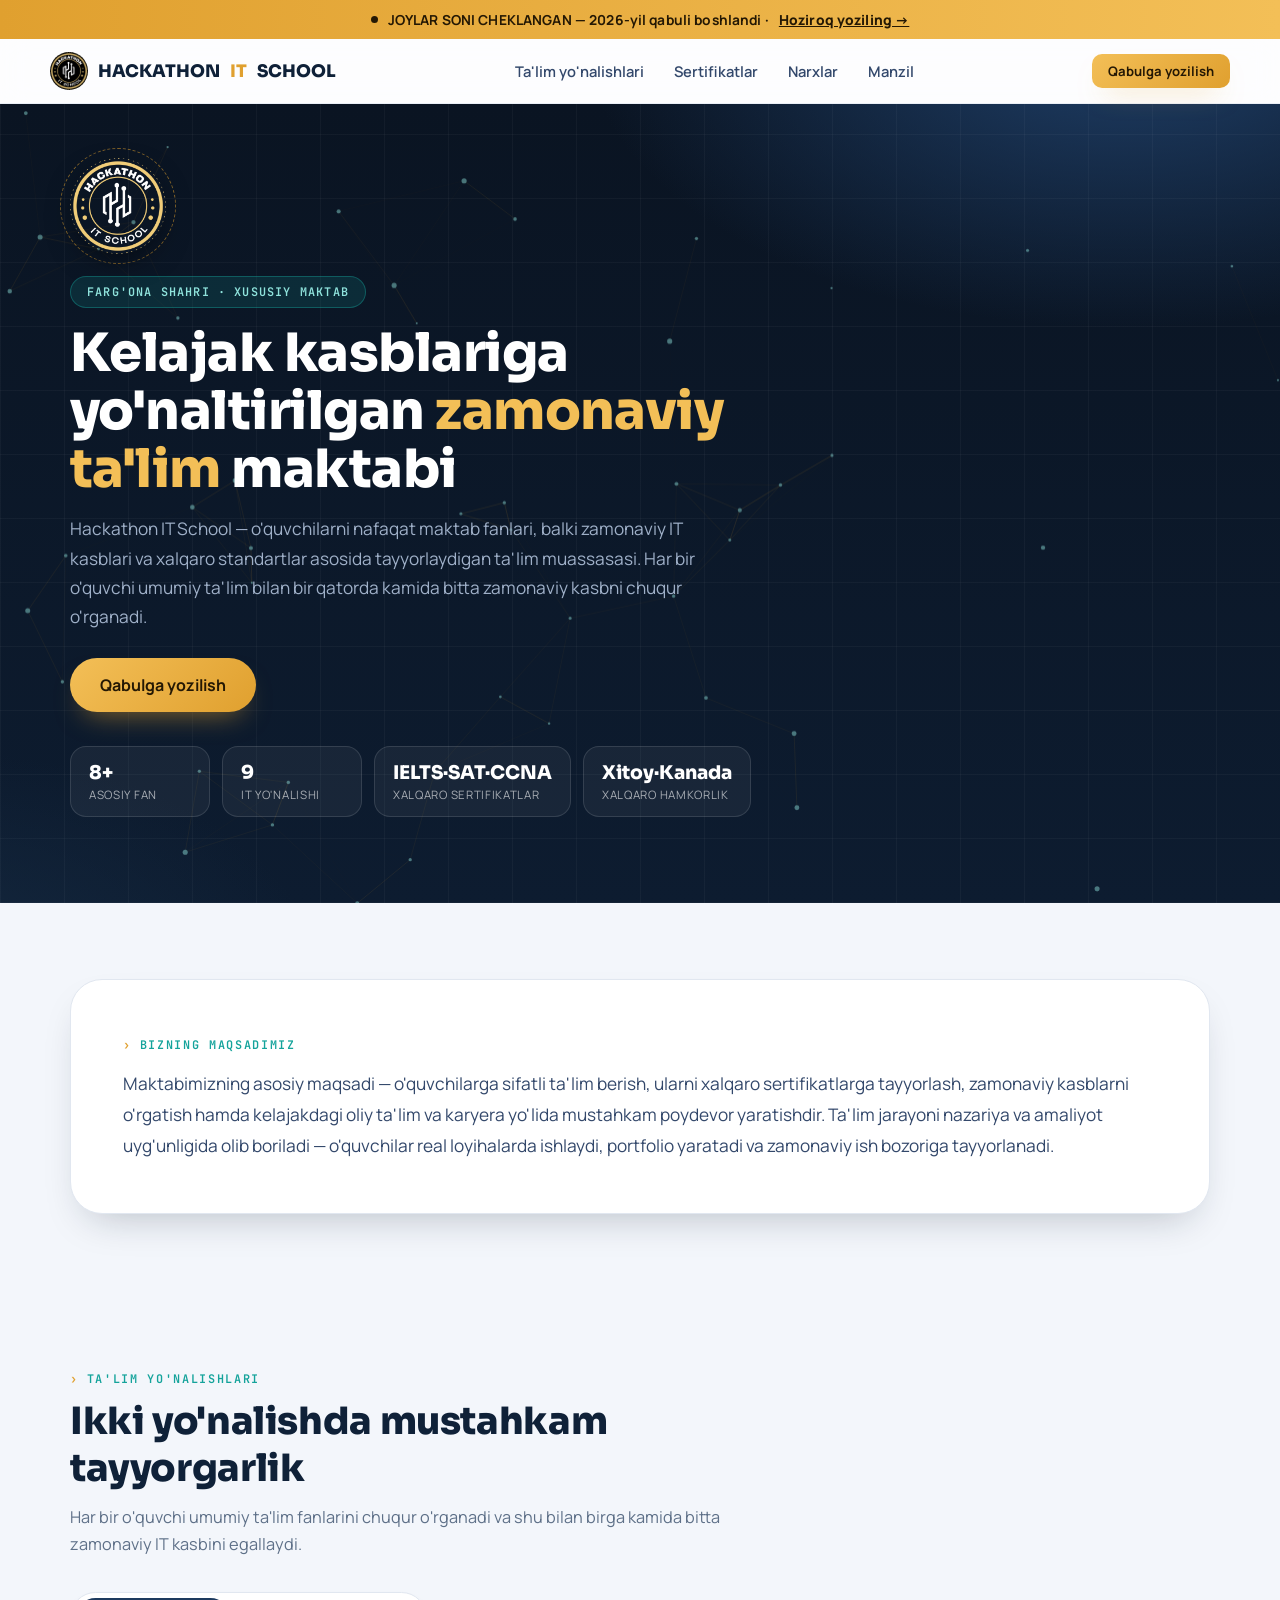
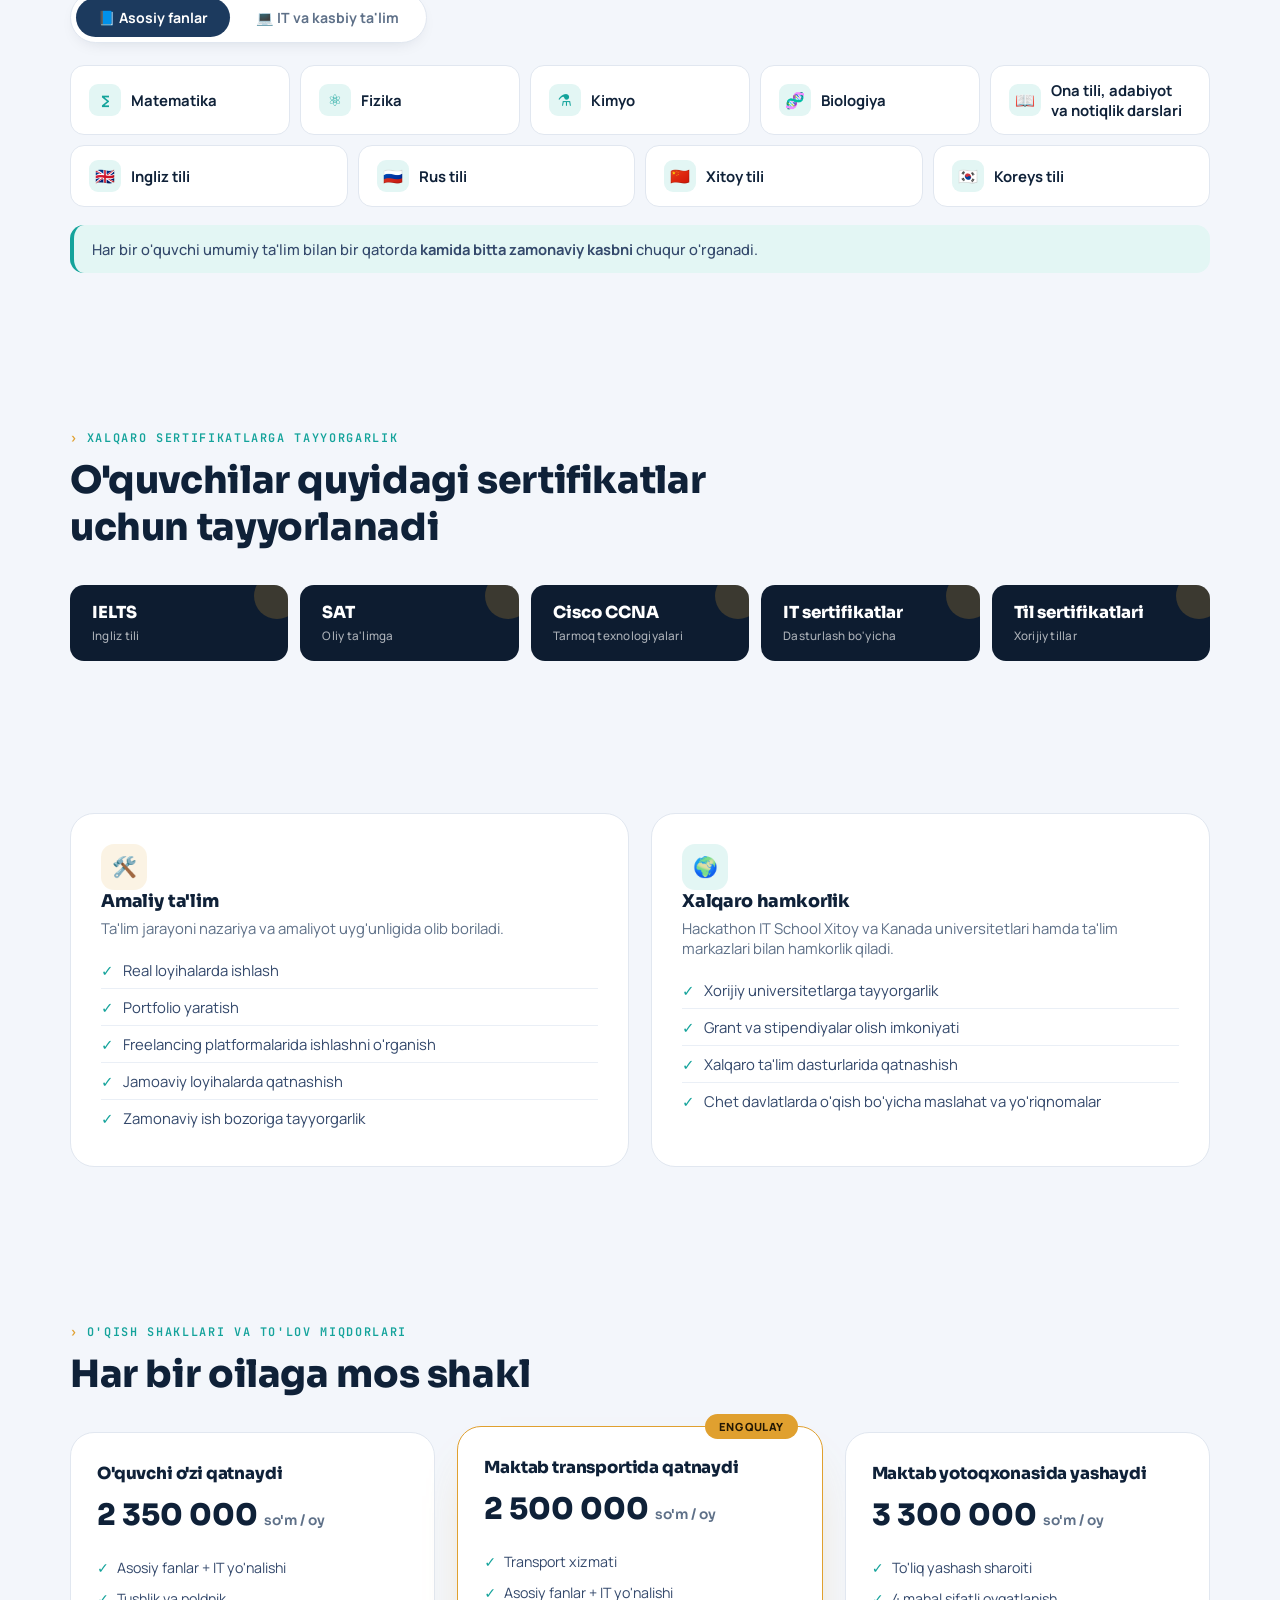
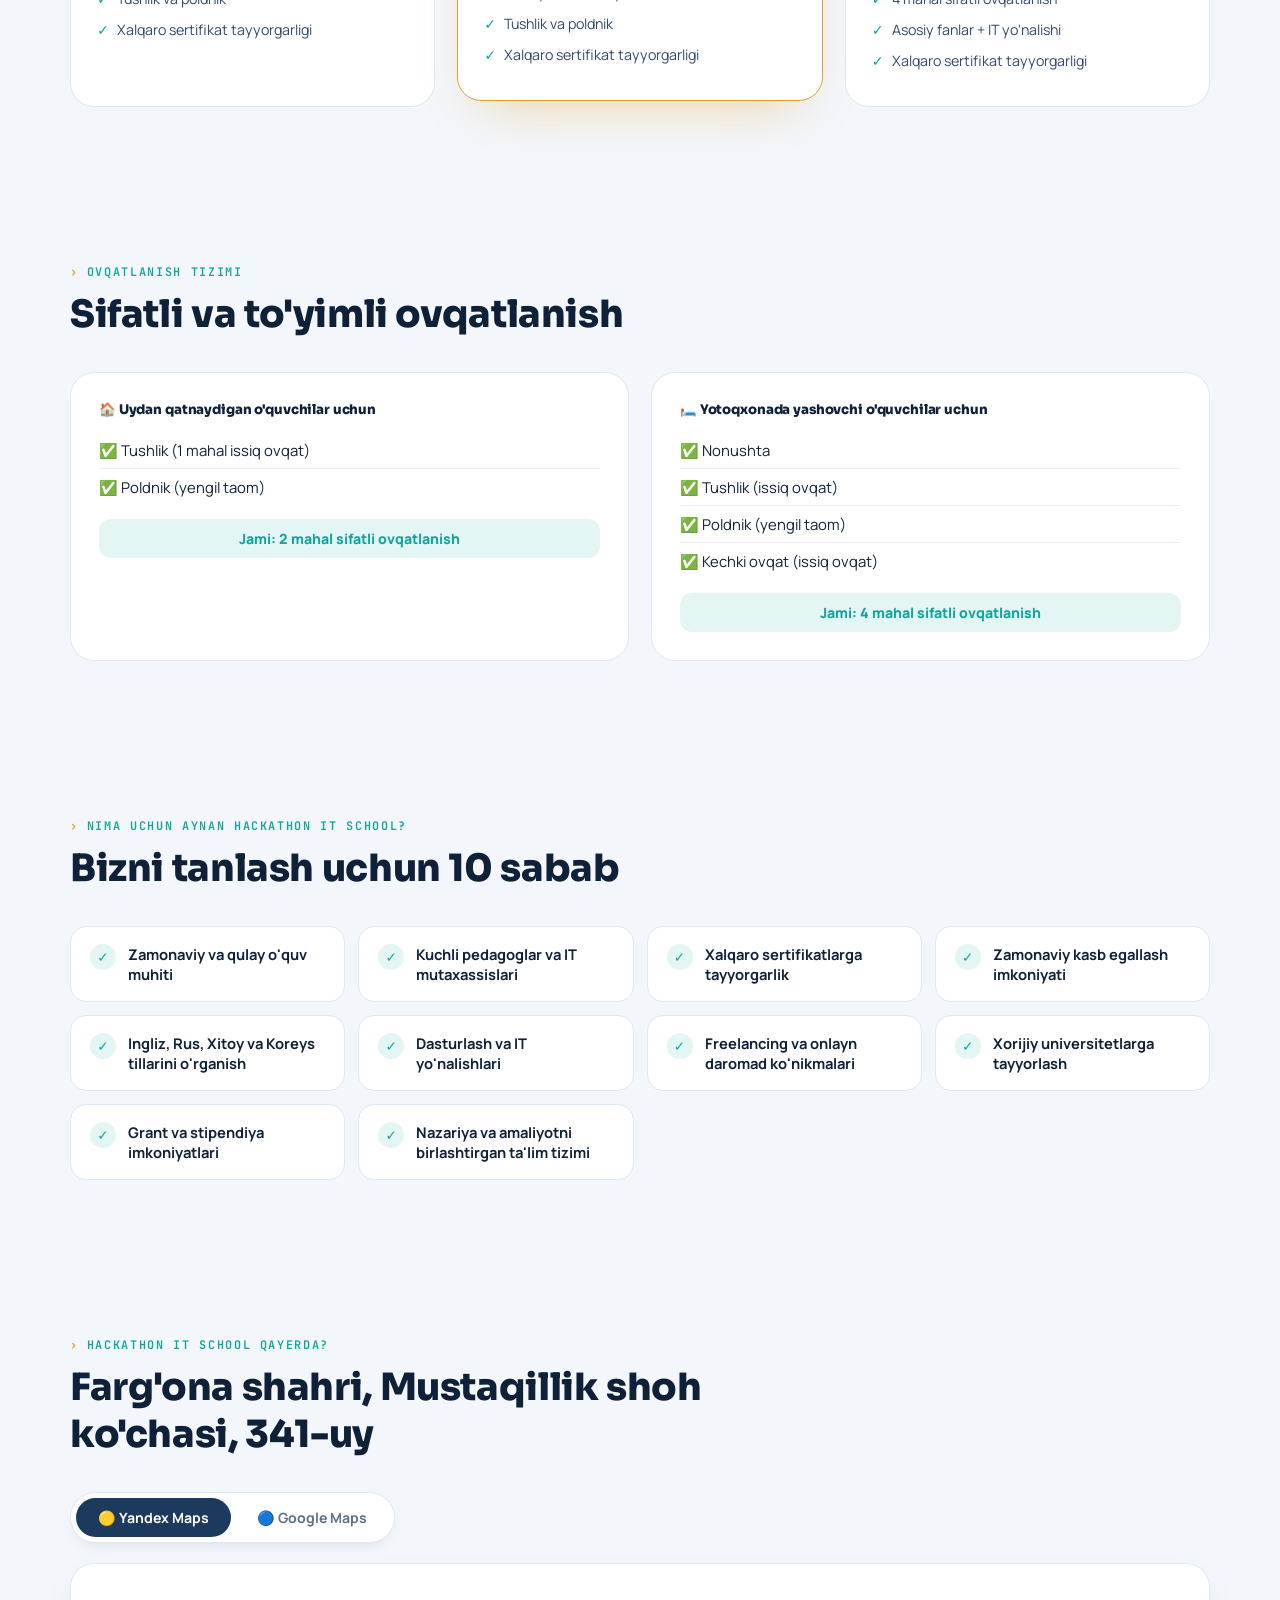
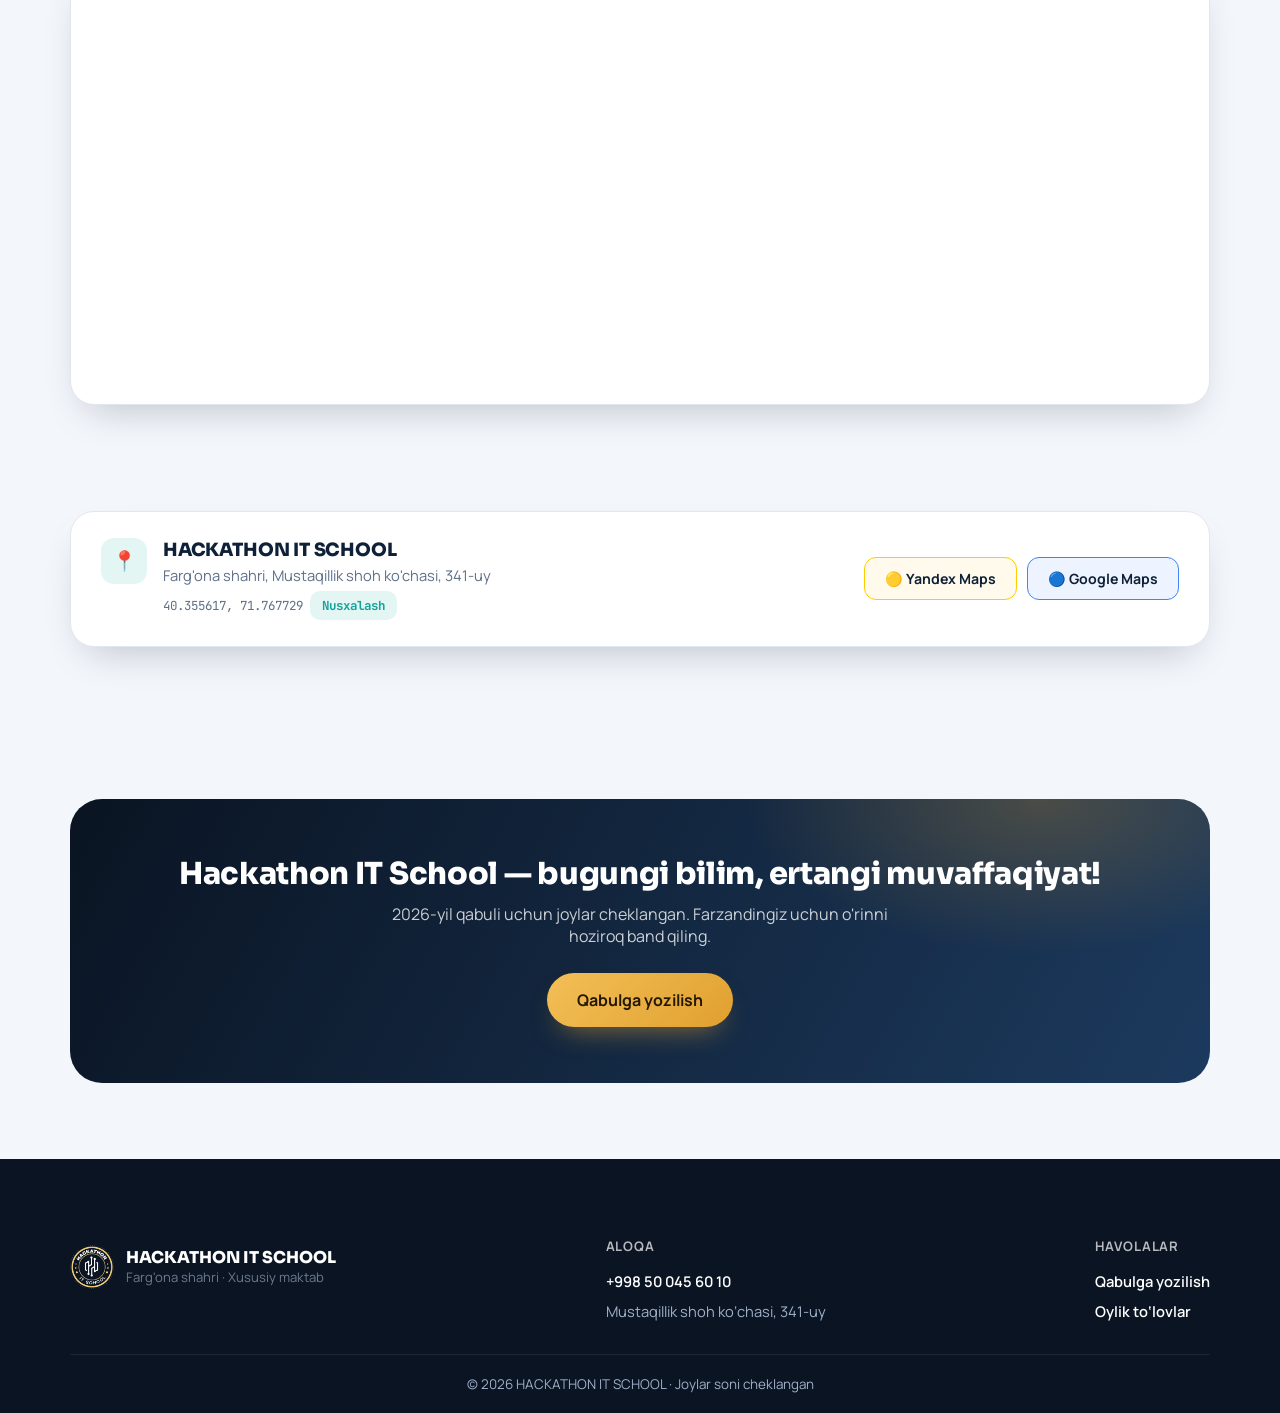
<file: about.html>
<!DOCTYPE html>
<html lang="uz">
<head>
<meta charset="UTF-8">
<meta name="viewport" content="width=device-width, initial-scale=1.0, user-scalable=yes">
<title>Maktab haqida | HACKATHON IT SCHOOL</title>
<meta name="description" content="Hackathon IT School — kelajak kasblariga yo'naltirilgan zamonaviy ta'lim markazi. Ta'lim yo'nalishlari, narxlar, sertifikatlar va manzil.">
<link rel="icon" href="assets/logo.png">
<link rel="preconnect" href="https://fonts.googleapis.com">
<link rel="preconnect" href="https://fonts.gstatic.com" crossorigin>
<link rel="stylesheet" href="assets/style.css">
<style>
  .page-header{padding:54px 0 86px;}
  .mission-card{background:#fff; border-radius:var(--radius-xl); border:1px solid var(--line); padding:clamp(26px,5vw,52px); box-shadow:var(--shadow-md);}
  .mission-card p{font-size:1.08rem; color:var(--ink-soft); line-height:1.8;}
  .address-card{margin-top:-46px; position:relative; z-index:5;}
  @media (max-width:768px){ .address-card{margin-top:0;} }
  .feature-card{background:#fff; border-radius:var(--radius-lg); border:1px solid var(--line); padding:30px; height:100%; transition:.25s;}
  .feature-card:hover{transform:translateY(-5px); box-shadow:var(--shadow-md);}
  .feature-card h4{font-weight:800; margin-bottom:6px; font-size:1.1rem;}
  .feature-list{list-style:none; padding:0; margin:14px 0 0;}
  .feature-list li{display:flex; align-items:flex-start; gap:10px; padding:8px 0; font-size:.93rem; color:var(--ink-soft); border-bottom:1px solid var(--line-soft);}
  .feature-list li:last-child{border-bottom:none;}
  .feature-list li .check{color:var(--teal); font-weight:800; flex-shrink:0;}
</style>
</head>
<body>

<div class="notice-strip"><span class="notice-dot"></span> JOYLAR SONI CHEKLANGAN — 2026-yil qabuli boshlandi · <a href="index.html">Hoziroq yoziling →</a></div>

<nav class="nav-bar">
  <div class="container nav-inner">
    <a href="index.html" class="brand"><img src="assets/logo1.png" alt="Hackathon IT School" class="brand-logo">HACKATHON <span class="accent">IT</span> SCHOOL</a>
    <div class="nav-links">
      <a href="#yonalishlar" class="nav-link">Ta'lim yo'nalishlari</a>
      <a href="#sertifikat" class="nav-link">Sertifikatlar</a>
      <a href="#tolov" class="nav-link">Narxlar</a>
      <a href="#manzil" class="nav-link">Manzil</a>
    </div>
    <div class="nav-actions">
      <a href="index.html" class="btn btn-gold btn-sm">Qabulga yozilish</a>
      <button class="nav-burger" id="navBurger"><span></span></button>
    </div>
  </div>
  <div class="container nav-mobile" id="navMobile">
    <a href="#yonalishlar">Ta'lim yo'nalishlari</a>
    <a href="#sertifikat">Sertifikatlar</a>
    <a href="#tolov">Narxlar</a>
    <a href="#manzil">Manzil</a>
  </div>
</nav>

<header class="hero page-header">
  <canvas class="hero-canvas"></canvas>
  <div class="hero-grid-overlay"></div>
  <div class="container hero-inner">
    <div class="ring-logo-wrap mb-4" style="margin-bottom:22px;"><img src="assets/logo.png" alt="Hackathon IT School"></div>
    <div class="hero-badge mb-3" style="margin-bottom:16px;">Farg'ona shahri · Xususiy maktab</div>
    <h1 style="max-width:760px; margin-bottom:16px;">Kelajak kasblariga yo'naltirilgan <span class="accent">zamonaviy ta'lim</span> maktabi</h1>
    <p class="lead-text" style="max-width:660px;">Hackathon IT School — o'quvchilarni nafaqat maktab fanlari, balki zamonaviy IT kasblari va xalqaro standartlar asosida tayyorlaydigan ta'lim muassasasi. Har bir o'quvchi umumiy ta'lim bilan bir qatorda kamida bitta zamonaviy kasbni chuqur o'rganadi.</p>
    <div style="margin-top:26px;"><a href="index.html" class="btn btn-gold btn-lg">Qabulga yozilish</a></div>
    <div class="hero-stats" style="margin-top:34px;">
      <div class="pill"><div class="val" data-count="8+">0</div><div class="lbl">Asosiy fan</div></div>
      <div class="pill"><div class="val" data-count="9">0</div><div class="lbl">IT yo'nalishi</div></div>
      <div class="pill"><div class="val">IELTS·SAT·CCNA</div><div class="lbl">Xalqaro sertifikatlar</div></div>
      <div class="pill"><div class="val">Xitoy·Kanada</div><div class="lbl">Xalqaro hamkorlik</div></div>
    </div>
  </div>
</header>

<section class="container">
  <div class="mission-card reveal">
    <div class="eyebrow">Bizning maqsadimiz</div>
    <p style="margin-top:14px;">Maktabimizning asosiy maqsadi — o'quvchilarga sifatli ta'lim berish, ularni xalqaro sertifikatlarga tayyorlash, zamonaviy kasblarni o'rgatish hamda kelajakdagi oliy ta'lim va karyera yo'lida mustahkam poydevor yaratishdir. Ta'lim jarayoni nazariya va amaliyot uyg'unligida olib boriladi — o'quvchilar real loyihalarda ishlaydi, portfolio yaratadi va zamonaviy ish bozoriga tayyorlanadi.</p>
  </div>
</section>

<section class="container" id="yonalishlar">
  <div class="section-head reveal">
    <div class="eyebrow">Ta'lim yo'nalishlari</div>
    <h2 class="section-title">Ikki yo'nalishda mustahkam tayyorgarlik</h2>
    <p class="section-sub">Har bir o'quvchi umumiy ta'lim fanlarini chuqur o'rganadi va shu bilan birga kamida bitta zamonaviy IT kasbini egallaydi.</p>
  </div>

  <div class="tab-toggle reveal" role="tablist">
    <button class="active" data-track="general">📘 Asosiy fanlar</button>
    <button data-track="it">💻 IT va kasbiy ta'lim</button>
  </div>

  <div class="subject-grid active reveal" data-grid="general" style="margin-top:22px;">
    <div class="subject-pill"><span class="ic">∑</span> Matematika</div>
    <div class="subject-pill"><span class="ic">⚛</span> Fizika</div>
    <div class="subject-pill"><span class="ic">⚗</span> Kimyo</div>
    <div class="subject-pill"><span class="ic">🧬</span> Biologiya</div>
    <div class="subject-pill"><span class="ic">📖</span> Ona tili, adabiyot va notiqlik darslari</div>
    <div class="subject-pill"><span class="ic">🇬🇧</span> Ingliz tili</div>
    <div class="subject-pill"><span class="ic">🇷🇺</span> Rus tili</div>
    <div class="subject-pill"><span class="ic">🇨🇳</span> Xitoy tili</div>
    <div class="subject-pill"><span class="ic">🇰🇷</span> Koreys tili</div>
  </div>

  <div class="subject-grid it-track reveal" data-grid="it" style="margin-top:22px;">
    <div class="subject-pill"><span class="ic">🐍</span> Python dasturlash</div>
    <div class="subject-pill"><span class="ic">🌐</span> Web dasturlash (Laravel)</div>
    <div class="subject-pill"><span class="ic">📱</span> Mobil dasturlash</div>
    <div class="subject-pill"><span class="ic">🎯</span> UI/UX dizayn</div>
    <div class="subject-pill"><span class="ic">🔌</span> Cisco tarmoq texnologiyalari</div>
    <div class="subject-pill"><span class="ic">🛡️</span> Kiberxavfsizlik</div>
    <div class="subject-pill"><span class="ic">🎨</span> Grafik dizayn</div>
    <div class="subject-pill"><span class="ic">💼</span> Freelancing va masofaviy ish</div>
  </div>

  <div class="track-note reveal">Har bir o'quvchi umumiy ta'lim bilan bir qatorda <strong>kamida bitta zamonaviy kasbni</strong> chuqur o'rganadi.</div>
</section>

<section class="container" id="sertifikat">
  <div class="section-head reveal">
    <div class="eyebrow">Xalqaro sertifikatlarga tayyorgarlik</div>
    <h2 class="section-title">O'quvchilar quyidagi sertifikatlar uchun tayyorlanadi</h2>
  </div>
  <div class="cert-row reveal-stagger">
    <div class="cert-chip reveal" style="--i:0;">IELTS <small>Ingliz tili</small></div>
    <div class="cert-chip reveal" style="--i:1;">SAT <small>Oliy ta'limga</small></div>
    <div class="cert-chip reveal" style="--i:2;">Cisco CCNA <small>Tarmoq texnologiyalari</small></div>
    <div class="cert-chip reveal" style="--i:3;">IT sertifikatlar <small>Dasturlash bo'yicha</small></div>
    <div class="cert-chip reveal" style="--i:4;">Til sertifikatlari <small>Xorijiy tillar</small></div>
  </div>
</section>

<section class="container">
  <div class="grid reveal-stagger grid-2col" style="gap:22px;">
    <div class="feature-card reveal" style="--i:0;">
      <div class="icon-tile gold">🛠️</div>
      <h4>Amaliy ta'lim</h4>
      <p style="color:var(--muted); font-size:.93rem;">Ta'lim jarayoni nazariya va amaliyot uyg'unligida olib boriladi.</p>
      <ul class="feature-list">
        <li><span class="check">✓</span> Real loyihalarda ishlash</li>
        <li><span class="check">✓</span> Portfolio yaratish</li>
        <li><span class="check">✓</span> Freelancing platformalarida ishlashni o'rganish</li>
        <li><span class="check">✓</span> Jamoaviy loyihalarda qatnashish</li>
        <li><span class="check">✓</span> Zamonaviy ish bozoriga tayyorgarlik</li>
      </ul>
    </div>
    <div class="feature-card reveal" style="--i:1;">
      <div class="icon-tile">🌍</div>
      <h4>Xalqaro hamkorlik</h4>
      <p style="color:var(--muted); font-size:.93rem;">Hackathon IT School Xitoy va Kanada universitetlari hamda ta'lim markazlari bilan hamkorlik qiladi.</p>
      <ul class="feature-list">
        <li><span class="check">✓</span> Xorijiy universitetlarga tayyorgarlik</li>
        <li><span class="check">✓</span> Grant va stipendiyalar olish imkoniyati</li>
        <li><span class="check">✓</span> Xalqaro ta'lim dasturlarida qatnashish</li>
        <li><span class="check">✓</span> Chet davlatlarda o'qish bo'yicha maslahat va yo'riqnomalar</li>
      </ul>
    </div>
  </div>
</section>

<section class="container" id="tolov">
  <div class="section-head reveal">
    <div class="eyebrow">O'qish shakllari va to'lov miqdorlari</div>
    <h2 class="section-title">Har bir oilaga mos shakl</h2>
  </div>
  <div class="grid reveal-stagger grid-3col" style="gap:22px;">
    <div class="reveal" style="--i:0;">
      <div class="pricing-card">
        <h5>O'quvchi o'zi qatnaydi</h5>
        <div class="price">2 350 000 <span>so'm / oy</span></div>
        <ul>
          <li>Asosiy fanlar + IT yo'nalishi</li>
          <li>Tushlik va poldnik</li>
          <li>Xalqaro sertifikat tayyorgarligi</li>
        </ul>
      </div>
    </div>
    <div class="reveal" style="--i:1;">
      <div class="pricing-card featured">
        <span class="tag">Eng qulay</span>
        <h5>Maktab transportida qatnaydi</h5>
        <div class="price">2 500 000 <span>so'm / oy</span></div>
        <ul>
          <li>Transport xizmati</li>
          <li>Asosiy fanlar + IT yo'nalishi</li>
          <li>Tushlik va poldnik</li>
          <li>Xalqaro sertifikat tayyorgarligi</li>
        </ul>
      </div>
    </div>
    <div class="reveal" style="--i:2;">
      <div class="pricing-card">
        <h5>Maktab yotoqxonasida yashaydi</h5>
        <div class="price">3 300 000 <span>so'm / oy</span></div>
        <ul>
          <li>To'liq yashash sharoiti</li>
          <li>4 mahal sifatli ovqatlanish</li>
          <li>Asosiy fanlar + IT yo'nalishi</li>
          <li>Xalqaro sertifikat tayyorgarligi</li>
        </ul>
      </div>
    </div>
  </div>
</section>

<section class="container">
  <div class="section-head reveal">
    <div class="eyebrow">Ovqatlanish tizimi</div>
    <h2 class="section-title">Sifatli va to'yimli ovqatlanish</h2>
  </div>
  <div class="grid reveal-stagger grid-2col" style="gap:22px;">
    <div class="reveal" style="--i:0;">
      <div class="meal-card">
        <h5>🏠 Uydan qatnaydigan o'quvchilar uchun</h5>
        <ul>
          <li>✅ Tushlik (1 mahal issiq ovqat)</li>
          <li>✅ Poldnik (yengil taom)</li>
        </ul>
        <div class="meal-total">Jami: 2 mahal sifatli ovqatlanish</div>
      </div>
    </div>
    <div class="reveal" style="--i:1;">
      <div class="meal-card">
        <h5>🛏️ Yotoqxonada yashovchi o'quvchilar uchun</h5>
        <ul>
          <li>✅ Nonushta</li>
          <li>✅ Tushlik (issiq ovqat)</li>
          <li>✅ Poldnik (yengil taom)</li>
          <li>✅ Kechki ovqat (issiq ovqat)</li>
        </ul>
        <div class="meal-total">Jami: 4 mahal sifatli ovqatlanish</div>
      </div>
    </div>
  </div>
</section>

<section class="container">
  <div class="section-head reveal">
    <div class="eyebrow">Nima uchun aynan Hackathon IT School?</div>
    <h2 class="section-title">Bizni tanlash uchun 10 sabab</h2>
  </div>
  <div class="why-grid reveal-stagger">
    <div class="why-item reveal" style="--i:0;"><span class="check">✓</span> Zamonaviy va qulay o'quv muhiti</div>
    <div class="why-item reveal" style="--i:1;"><span class="check">✓</span> Kuchli pedagoglar va IT mutaxassislari</div>
    <div class="why-item reveal" style="--i:2;"><span class="check">✓</span> Xalqaro sertifikatlarga tayyorgarlik</div>
    <div class="why-item reveal" style="--i:3;"><span class="check">✓</span> Zamonaviy kasb egallash imkoniyati</div>
    <div class="why-item reveal" style="--i:4;"><span class="check">✓</span> Ingliz, Rus, Xitoy va Koreys tillarini o'rganish</div>
    <div class="why-item reveal" style="--i:5;"><span class="check">✓</span> Dasturlash va IT yo'nalishlari</div>
    <div class="why-item reveal" style="--i:6;"><span class="check">✓</span> Freelancing va onlayn daromad ko'nikmalari</div>
    <div class="why-item reveal" style="--i:7;"><span class="check">✓</span> Xorijiy universitetlarga tayyorlash</div>
    <div class="why-item reveal" style="--i:8;"><span class="check">✓</span> Grant va stipendiya imkoniyatlari</div>
    <div class="why-item reveal" style="--i:9;"><span class="check">✓</span> Nazariya va amaliyotni birlashtirgan ta'lim tizimi</div>
  </div>
</section>

<section class="container" id="manzil">
  <div class="section-head reveal">
    <div class="eyebrow">Hackathon IT School qayerda?</div>
    <h2 class="section-title">Farg'ona shahri, Mustaqillik shoh ko'chasi, 341-uy</h2>
  </div>

  <div class="map-toggle tab-toggle reveal" role="tablist" style="margin-bottom:20px;">
    <button class="active" data-map="yandex">🟡 Yandex Maps</button>
    <button data-map="google">🔵 Google Maps</button>
  </div>

  <div class="map-frame-wrap reveal">
    <div class="map-pane active" data-pane="yandex">
      <iframe src="https://yandex.uz/map-widget/v1/?ll=71.767729%2C40.355617&z=17&pt=71.767729,40.355617,pm2rdm" allowfullscreen="true" loading="lazy" referrerpolicy="no-referrer-when-downgrade" title="HACKATHON IT SCHOOL — Yandex Maps"></iframe>
    </div>
    <div class="map-pane" data-pane="google">
      <iframe src="https://www.google.com/maps?q=40.355617,71.767729&z=17&output=embed" allowfullscreen="true" loading="lazy" referrerpolicy="no-referrer-when-downgrade" title="HACKATHON IT SCHOOL — Google Maps"></iframe>
    </div>
  </div>
</section>

<section class="container">
  <div class="address-card reveal">
    <div class="addr-main">
      <div class="icon-tile">📍</div>
      <div>
        <h3>HACKATHON IT SCHOOL</h3>
        <p>Farg'ona shahri, Mustaqillik shoh ko'chasi, 341-uy</p>
        <div class="coords">40.355617, 71.767729 <button class="copy-btn" id="copyCoords">Nusxalash</button></div>
      </div>
    </div>
    <div class="addr-actions">
      <a class="btn-navigate yandex" href="https://yandex.uz/maps/-/CPtd5C5u" target="_blank" rel="noopener">🟡 Yandex Maps</a>
      <a class="btn-navigate google" href="https://maps.app.goo.gl/wdtZdtqj2kppATNY9?g_st=ic" target="_blank" rel="noopener">🔵 Google Maps</a>
    </div>
  </div>
</section>

<section class="container">
  <div class="cta-band reveal">
    <h2>Hackathon IT School — bugungi bilim, ertangi muvaffaqiyat!</h2>
    <p>2026-yil qabuli uchun joylar cheklangan. Farzandingiz uchun o'rinni hoziroq band qiling.</p>
    <a href="index.html" class="btn btn-gold btn-lg">Qabulga yozilish</a>
  </div>
</section>

<footer class="site-footer">
  <div class="container">
    <div class="f-top">
      <div class="f-brand">
        <img src="assets/logo.png" alt="Hackathon IT School">
        <div>
          <div class="name">HACKATHON IT SCHOOL</div>
          <div style="font-size:.82rem; opacity:.65;">Farg'ona shahri · Xususiy maktab</div>
        </div>
      </div>
      <div class="f-col">
        <h6>Aloqa</h6>
        <div><a href="tel:+998500456010">+998 50 045 60 10</a></div>
        <div>Mustaqillik shoh ko‘chasi, 341-uy</div>
      </div>
      <div class="f-col">
        <h6>Havolalar</h6>
        <div><a href="index.html">Qabulga yozilish</a></div>
        <div><a href="#tolov">Oylik to‘lovlar</a></div>
      </div>
    </div>
    <div class="f-bottom">© 2026 HACKATHON IT SCHOOL · Joylar soni cheklangan</div>
  </div>
</footer>

<script src="assets/main.js" defer></script>
<script src="assets/about.js" defer></script>
</body>
</html>
</file>
<file: assets/style.css>
/* ===================================================================
   HACKATHON IT SCHOOL — Design System
   Tokens: deep navy "circuit" surface + signal-gold + data-teal
   Display: Sora · Body: Manrope · Data/labels: JetBrains Mono
=================================================================== */

@import url('https://fonts.googleapis.com/css2?family=Manrope:wght@400;500;600;700;800&family=Sora:wght@600;700;800&family=JetBrains+Mono:wght@500;600;700&display=swap');

:root{
  /* surfaces */
  --navy-950:#0a1422;
  --navy-900:#0d1c30;
  --navy-800:#142b46;
  --navy-700:#1c3a5e;
  --paper:#f3f6fb;
  --surface:#ffffff;
  --line:#e1e7f0;
  --line-soft:#eaeff6;

  /* text */
  --ink:#0f2138;
  --ink-soft:#33486b;
  --muted:#5e7088;
  --on-dark:#eef3fb;
  --on-dark-muted:#9fb0c8;

  /* signature accents */
  --gold:#e0a02f;
  --gold-bright:#f3bf57;
  --gold-ink:#241804;
  --teal:#14a39b;
  --teal-soft:#e3f6f4;
  --red:#d9534f;
  --green:#1f9d55;
  --blue:#2f6fed;

  /* effects */
  --shadow-sm:0 6px 18px -10px rgba(13,28,48,.18);
  --shadow-md:0 18px 40px -18px rgba(13,28,48,.28);
  --shadow-lg:0 30px 60px -24px rgba(13,28,48,.38);
  --radius-sm:10px;
  --radius-md:16px;
  --radius-lg:24px;
  --radius-xl:32px;
  --ease:cubic-bezier(.22,1,.36,1);
}

*,*::before,*::after{box-sizing:border-box;}
html{scroll-behavior:smooth; -webkit-text-size-adjust:100%;}
@media (prefers-reduced-motion: reduce){
  html{scroll-behavior:auto;}
  *,*::before,*::after{animation-duration:.001ms !important; animation-iteration-count:1 !important; transition-duration:.001ms !important; scroll-behavior:auto !important;}
}

body{
  margin:0;
  font-family:'Manrope',system-ui,-apple-system,'Segoe UI',sans-serif;
  background:var(--paper);
  color:var(--ink);
  min-height:100vh;
  -webkit-font-smoothing:antialiased;
  text-rendering:optimizeLegibility;
  overflow-x:hidden;
}
h1,h2,h3,h4,h5,.font-display{font-family:'Sora',system-ui,sans-serif; letter-spacing:-.01em; margin:0;}
.font-mono{font-family:'JetBrains Mono',ui-monospace,monospace;}
p{margin:0;}
a{color:inherit;}
img{max-width:100%; display:block;}
button{font-family:inherit; cursor:pointer;}
:focus-visible{outline:2.5px solid var(--gold); outline-offset:3px; border-radius:4px;}

.container{width:100%; max-width:1180px; margin-inline:auto; padding-inline:20px;}
.container-narrow{width:100%; max-width:880px; margin-inline:auto; padding-inline:20px;}
section{padding:76px 0;}
@media (max-width:768px){ section{padding:52px 0;} }

.grid{display:grid; gap:18px;}
.grid-2col{grid-template-columns:1fr 1fr;}
.grid-3col{grid-template-columns:repeat(3,1fr);}
.flex{display:flex;}
.text-center{text-align:center;}

/* ===================== Eyebrow / labels ===================== */
.eyebrow{
  display:inline-flex; align-items:center; gap:8px;
  font-family:'JetBrains Mono',monospace; font-weight:600; font-size:.74rem;
  text-transform:uppercase; letter-spacing:.14em; color:var(--teal);
}
.eyebrow::before{content:"›"; color:var(--gold); font-weight:700;}
.eyebrow.on-dark{color:#8fe3dc;}

.section-head{margin-bottom:34px; max-width:680px;}
.section-title{font-weight:800; font-size:clamp(1.6rem,3.2vw,2.35rem); margin:10px 0 12px; color:var(--ink);}
.section-sub{color:var(--muted); font-size:1.02rem; line-height:1.65;}

/* ===================== Top notice strip ===================== */
.notice-strip{
  background:linear-gradient(90deg, var(--gold) 0%, var(--gold-bright) 100%);
  color:var(--gold-ink); font-weight:700; text-align:center;
  padding:10px 16px; font-size:.86rem; letter-spacing:.01em;
  display:flex; align-items:center; justify-content:center; gap:10px; flex-wrap:wrap;
}
.notice-strip a{color:var(--gold-ink); text-decoration:underline; font-weight:800; white-space:nowrap;}
.notice-dot{width:7px; height:7px; border-radius:50%; background:var(--gold-ink); flex-shrink:0; animation:pulseDot 1.8s ease-in-out infinite;}

/* ===================== Nav ===================== */
.nav-bar{
  position:sticky; top:0; z-index:1000;
  background:rgba(255,255,255,.78); backdrop-filter:blur(14px); -webkit-backdrop-filter:blur(14px);
  border-bottom:1px solid var(--line-soft);
  transition:box-shadow .25s var(--ease), background .25s var(--ease);
}
.nav-bar.scrolled{box-shadow:0 8px 28px -18px rgba(13,28,48,.35);}
.nav-inner{display:flex; align-items:center; justify-content:space-between; padding:13px 0;}
.brand{display:flex; align-items:center; gap:10px; text-decoration:none; font-family:'Sora',sans-serif; font-weight:800; font-size:1.08rem; color:var(--ink);}
.brand-logo{width:38px; height:38px; border-radius:50%; object-fit:cover; flex-shrink:0;}
.brand .accent{color:var(--gold);}
.nav-links{display:flex; align-items:center; gap:30px;}
.nav-link{font-weight:600; font-size:.92rem; color:var(--ink-soft); text-decoration:none; position:relative; padding:4px 0;}
.nav-link::after{content:""; position:absolute; left:0; right:100%; bottom:-3px; height:2px; background:var(--gold); transition:right .25s var(--ease);}
.nav-link:hover{color:var(--ink);}
.nav-link:hover::after{right:0;}
.nav-actions{display:flex; align-items:center; gap:14px;}
.nav-burger{display:none; width:40px; height:40px; border-radius:10px; border:1.5px solid var(--line); background:#fff; align-items:center; justify-content:center; gap:0;}
.nav-burger span, .nav-burger span::before, .nav-burger span::after{content:""; display:block; width:18px; height:2px; background:var(--ink); position:relative; transition:.25s;}
.nav-burger span::before{position:absolute; top:-6px;}
.nav-burger span::after{position:absolute; top:6px;}
.nav-mobile{display:none; flex-direction:column; gap:2px; padding:8px 0 16px; border-top:1px solid var(--line-soft);}
.nav-mobile.open{display:flex;}
.nav-mobile a{padding:12px 4px; font-weight:700; text-decoration:none; color:var(--ink); border-bottom:1px solid var(--line-soft);}
@media (max-width:860px){
  .nav-links{display:none;}
  .nav-burger{display:flex;}
}

/* ===================== Buttons ===================== */
.btn{
  position:relative; overflow:hidden;
  display:inline-flex; align-items:center; justify-content:center; gap:8px;
  font-weight:700; font-size:.92rem; border:none; border-radius:999px;
  padding:13px 24px; text-decoration:none; transition:transform .18s var(--ease), box-shadow .18s var(--ease), background .18s var(--ease);
  white-space:nowrap;
}
.btn:active{transform:scale(.97);}
.btn-gold{background:linear-gradient(135deg, var(--gold-bright), var(--gold)); color:var(--gold-ink); box-shadow:0 14px 28px -14px rgba(224,160,47,.65);}
.btn-gold:hover{transform:translateY(-2px); box-shadow:0 18px 34px -14px rgba(224,160,47,.75);}
.btn-navy{background:var(--navy-700); color:#fff;}
.btn-navy:hover{background:var(--navy-800); transform:translateY(-2px);}
.btn-ghost-dark{background:rgba(255,255,255,.08); border:1px solid rgba(255,255,255,.22); color:#fff; backdrop-filter:blur(6px);}
.btn-ghost-dark:hover{background:rgba(255,255,255,.16); border-color:rgba(255,255,255,.4);}
.btn-outline{background:#fff; border:1.5px solid var(--line); color:var(--ink); border-radius:999px;}
.btn-outline:hover{border-color:var(--navy-700); color:var(--navy-700);}
.btn-block{width:100%;}
.btn-lg{padding:16px 30px; font-size:1rem;}
.btn-sm{padding:8px 16px; font-size:.82rem; border-radius:10px;}
.btn[disabled]{opacity:.6; pointer-events:none;}
.btn .spinner{width:16px; height:16px; border-radius:50%; border:2.5px solid rgba(0,0,0,.18); border-top-color:currentColor; animation:spin .7s linear infinite;}

/* ripple */
.btn .ripple{position:absolute; border-radius:50%; transform:scale(0); background:rgba(255,255,255,.5); animation:rippleAnim .55s ease-out; pointer-events:none;}
@keyframes rippleAnim{to{transform:scale(3); opacity:0;}}

/* ===================== Cards ===================== */
.card{background:var(--surface); border:1px solid var(--line); border-radius:var(--radius-lg); box-shadow:var(--shadow-sm);}
.card-hover{transition:transform .25s var(--ease), box-shadow .25s var(--ease), border-color .25s var(--ease);}
.card-hover:hover{transform:translateY(-5px); box-shadow:var(--shadow-md); border-color:#d7e2f2;}

.icon-tile{
  width:46px; height:46px; border-radius:13px; display:flex; align-items:center; justify-content:center;
  font-size:1.25rem; background:var(--teal-soft); color:var(--teal); flex-shrink:0;
}
.icon-tile.gold{background:rgba(224,160,47,.13); color:#a4750f;}

/* ===================== Reveal-on-scroll ===================== */
.reveal{opacity:0; transform:translateY(26px); transition:opacity .7s var(--ease), transform .7s var(--ease);}
.reveal.visible{opacity:1; transform:translateY(0);}
.reveal-stagger > *{transition-delay:calc(var(--i,0) * 70ms);}

/* ===================== Hero (shared shape) ===================== */
.hero{
  position:relative; overflow:hidden; color:#fff;
  background:
    radial-gradient(900px 480px at 88% -8%, #1f3f68 0%, transparent 60%),
    radial-gradient(700px 420px at -5% 110%, #14283f 0%, transparent 55%),
    linear-gradient(180deg, var(--navy-950) 0%, var(--navy-900) 100%);
}
.hero-canvas{position:absolute; inset:0; width:100%; height:100%; opacity:.55; pointer-events:none;}
.hero-grid-overlay{
  position:absolute; inset:0; pointer-events:none;
  background:
    repeating-linear-gradient(90deg, rgba(255,255,255,.035) 0 1px, transparent 1px 64px),
    repeating-linear-gradient(0deg, rgba(255,255,255,.035) 0 1px, transparent 1px 64px);
}
.hero-inner{position:relative; z-index:2;}

.ring-logo-wrap{position:relative; width:96px; height:96px;}
.ring-logo-wrap img{width:100%; height:100%; border-radius:50%; box-shadow:0 10px 30px -8px rgba(0,0,0,.6); position:relative; z-index:2;}
.ring-logo-wrap::before{
  content:""; position:absolute; inset:-10px; border-radius:50%;
  border:1.5px dashed rgba(224,160,47,.55);
  animation:spin 26s linear infinite;
}
@media (prefers-reduced-motion: reduce){.ring-logo-wrap::before{animation:none;}}

.hero-badge{
  display:inline-flex; align-items:center; gap:8px;
  background:rgba(20,163,155,.16); border:1px solid rgba(20,163,155,.4);
  border-radius:999px; padding:7px 16px; font-family:'JetBrains Mono',monospace;
  font-size:.74rem; font-weight:600; letter-spacing:.1em; text-transform:uppercase; color:#8fe3dc;
}
.hero h1{font-size:clamp(2rem,4.6vw,3.3rem); font-weight:800; line-height:1.1;}
.hero .accent{color:var(--gold-bright);}
.hero p.lead-text{font-size:1.08rem; line-height:1.7; color:var(--on-dark-muted); max-width:560px;}

.hero-stats{display:flex; flex-wrap:wrap; gap:12px;}
.hero-stats .pill{
  background:rgba(255,255,255,.05); border:1px solid rgba(255,255,255,.12);
  border-radius:16px; padding:14px 18px; min-width:140px;
  transition:background .2s, border-color .2s, transform .2s;
}
.hero-stats .pill:hover{background:rgba(255,255,255,.09); border-color:rgba(255,255,255,.25); transform:translateY(-2px);}
.hero-stats .pill .val{font-family:'Sora',sans-serif; font-weight:800; font-size:1.18rem;}
.hero-stats .pill .lbl{font-size:.72rem; opacity:.62; text-transform:uppercase; letter-spacing:.06em; margin-top:3px;}

/* ===================== Steps / sequence (signature numbering) ===================== */
.steps{position:relative; display:grid; gap:18px;}
.steps::before{
  content:""; position:absolute; left:23px; top:14px; bottom:14px; width:2px;
  background:repeating-linear-gradient(180deg, var(--gold) 0 6px, transparent 6px 12px);
}
.step{display:flex; gap:18px; align-items:flex-start; position:relative;}
.step-num{
  width:48px; height:48px; border-radius:50%; flex-shrink:0; z-index:1;
  background:var(--navy-900); color:var(--gold-bright); border:2px solid var(--gold);
  display:flex; align-items:center; justify-content:center; font-family:'JetBrains Mono',monospace; font-weight:700; font-size:1rem;
}
.step-body h4{font-weight:800; font-size:1rem; margin-bottom:4px;}
.step-body p{color:var(--muted); font-size:.92rem; line-height:1.55;}

/* ===================== Form ===================== */
.field{position:relative; margin-bottom:18px;}
.field label{
  display:block; font-weight:600; font-size:.84rem; color:var(--ink-soft); margin-bottom:7px;
}
.field .req{color:var(--gold);}
.field input, .field select, .field textarea{
  width:100%; border-radius:14px; border:1.6px solid var(--line); padding:14px 16px;
  font-size:.97rem; font-family:inherit; background:#fbfcfe; color:var(--ink);
  transition:border-color .18s, box-shadow .18s, background .18s;
}
.field input:focus, .field select:focus, .field textarea:focus{
  outline:none; border-color:var(--teal); background:#fff;
  box-shadow:0 0 0 4px rgba(20,163,155,.13);
}
.field.error input{border-color:var(--red); animation:shake .35s;}
.field .err-msg{color:var(--red); font-size:.78rem; margin-top:6px; display:none; font-weight:600;}
.field.error .err-msg{display:block;}

.glass-form{
  background:rgba(255,255,255,.97); border-radius:var(--radius-xl);
  box-shadow:var(--shadow-lg); padding:clamp(24px,4vw,40px); border:1px solid rgba(255,255,255,.5);
}

.success-burst{position:relative; width:84px; height:84px; margin:0 auto 18px;}
.success-burst svg{width:100%; height:100%;}
.success-burst circle.ring{fill:none; stroke:var(--teal); stroke-width:4; stroke-dasharray:226; stroke-dashoffset:226; animation:drawRing .6s var(--ease) forwards;}
.success-burst path.check{fill:none; stroke:var(--teal); stroke-width:5; stroke-linecap:round; stroke-linejoin:round; stroke-dasharray:40; stroke-dashoffset:40; animation:drawCheck .4s var(--ease) .55s forwards;}

/* ===================== Toggle tabs ===================== */
.tab-toggle{display:inline-flex; background:#fff; border:1px solid var(--line); border-radius:999px; padding:5px; gap:4px; box-shadow:var(--shadow-sm);}
.tab-toggle button{border:none; background:transparent; border-radius:999px; padding:10px 22px; font-weight:700; font-size:.88rem; color:var(--muted); transition:.2s; position:relative;}
.tab-toggle button.active{background:var(--navy-700); color:#fff;}
.tab-toggle button:not(.active):hover{color:var(--navy-700);}

/* ===================== Subject pills ===================== */
.subject-grid{display:none; flex-wrap:wrap; gap:10px;}
.subject-grid.active{display:flex;}
.subject-pill{
  background:#fff; border:1.5px solid var(--line); border-radius:14px; padding:14px 18px;
  font-weight:700; font-size:.93rem; color:var(--ink); display:flex; align-items:center; gap:10px;
  flex:1 1 210px; transition:.2s;
}
.subject-pill:hover{border-color:var(--teal); transform:translateY(-3px); box-shadow:0 14px 26px -18px rgba(20,163,155,.55);}
.subject-grid.it-track .subject-pill:hover{border-color:var(--gold); box-shadow:0 14px 26px -18px rgba(224,160,47,.55);}
.subject-pill .ic{width:32px; height:32px; border-radius:9px; flex-shrink:0; display:flex; align-items:center; justify-content:center; font-size:1rem; background:var(--teal-soft); color:var(--teal);}
.subject-grid.it-track .subject-pill .ic{background:rgba(224,160,47,.13); color:#a4750f;}
.track-note{font-size:.92rem; color:var(--ink-soft); margin-top:18px; padding:14px 18px; background:var(--teal-soft); border-radius:14px; border-left:4px solid var(--teal); font-weight:500;}

/* ===================== Certifications ===================== */
.cert-row{display:flex; flex-wrap:wrap; gap:12px;}
.cert-chip{
  background:var(--navy-900); color:#fff; border-radius:14px; padding:17px 22px; flex:1 1 165px;
  font-family:'Sora',sans-serif; font-weight:800; font-size:1.04rem; display:flex; flex-direction:column; gap:5px;
  position:relative; overflow:hidden; transition:transform .2s;
}
.cert-chip:hover{transform:translateY(-3px);}
.cert-chip::after{content:""; position:absolute; right:-12px; top:-12px; width:46px; height:46px; border-radius:50%; background:rgba(224,160,47,.22);}
.cert-chip small{font-weight:500; font-size:.73rem; opacity:.65; font-family:'Manrope',sans-serif; letter-spacing:.02em; position:relative;}

/* ===================== Pricing ===================== */
.pricing-card{background:#fff; border-radius:var(--radius-lg); border:1px solid var(--line); padding:30px 26px; height:100%; position:relative; transition:.25s;}
.pricing-card.featured{border-color:var(--gold); box-shadow:0 26px 50px -26px rgba(224,160,47,.45); transform:translateY(-6px);}
.pricing-card:hover{transform:translateY(-9px); box-shadow:var(--shadow-md);}
.pricing-card.featured:hover{transform:translateY(-12px);}
.pricing-card .tag{position:absolute; top:-13px; right:24px; background:var(--gold); color:var(--gold-ink); font-size:.7rem; font-weight:800; padding:5px 14px; border-radius:999px; letter-spacing:.04em; text-transform:uppercase;}
.pricing-card .price{font-family:'Sora',sans-serif; font-weight:800; font-size:1.85rem; margin:12px 0 4px;}
.pricing-card .price span{font-size:.86rem; font-weight:600; color:var(--muted);}
.pricing-card h5{font-weight:800; font-size:1.04rem;}
.pricing-card ul{list-style:none; padding:0; margin:18px 0 0; font-size:.89rem; color:var(--ink-soft);}
.pricing-card ul li{padding:6px 0; display:flex; gap:8px;}
.pricing-card ul li::before{content:"✓"; color:var(--teal); font-weight:800;}

/* ===================== Meal cards ===================== */
.meal-card{background:#fff; border-radius:var(--radius-lg); border:1px solid var(--line); padding:28px; height:100%;}
.meal-card h5{font-weight:800; margin-bottom:14px;}
.meal-card ul{list-style:none; padding:0; margin:0; font-size:.93rem;}
.meal-card ul li{padding:8px 0; border-bottom:1px solid var(--line-soft);}
.meal-card ul li:last-child{border-bottom:none;}
.meal-total{margin-top:14px; padding:10px 14px; background:var(--teal-soft); border-radius:12px; font-weight:800; font-size:.88rem; color:var(--teal); text-align:center;}

/* ===================== Why-us ===================== */
.why-grid{display:grid; grid-template-columns:repeat(auto-fit,minmax(240px,1fr)); gap:13px;}
.why-item{background:#fff; border:1px solid var(--line); border-radius:16px; padding:17px 19px; font-weight:700; font-size:.92rem; display:flex; gap:12px; align-items:flex-start; transition:.2s;}
.why-item:hover{border-color:var(--teal); transform:translateX(3px);}
.why-item .check{width:26px; height:26px; border-radius:50%; background:var(--teal-soft); color:var(--teal); display:flex; align-items:center; justify-content:center; flex-shrink:0; font-size:.85rem;}

/* ===================== Address / map ===================== */
.address-card{
  background:#fff; border-radius:var(--radius-lg); border:1px solid var(--line); padding:26px 30px;
  box-shadow:var(--shadow-md); display:flex; flex-wrap:wrap; gap:22px; align-items:center; justify-content:space-between;
}
.address-card .addr-main{display:flex; gap:16px; align-items:flex-start;}
.address-card h3{font-weight:800; font-size:1.14rem; margin-bottom:4px;}
.address-card p{color:var(--muted); font-size:.92rem;}
.address-card .coords{font-size:.78rem; color:var(--muted); margin-top:6px; font-family:'JetBrains Mono',monospace;}
.copy-btn{background:var(--teal-soft); color:var(--teal); border:none; border-radius:10px; padding:6px 12px; font-size:.78rem; font-weight:700; transition:.15s;}
.copy-btn:hover{background:var(--teal); color:#fff;}
.addr-actions{display:flex; gap:10px; flex-wrap:wrap;}
.btn-navigate{border-radius:12px; padding:11px 20px; font-weight:700; font-size:.88rem; text-decoration:none; display:inline-flex; align-items:center; gap:8px; transition:.18s; border:1.5px solid var(--line); color:var(--ink);}
.btn-navigate.yandex{border-color:#ffcc00; background:#fffaeb;}
.btn-navigate.yandex:hover{background:#ffcc00; color:#21130a;}
.btn-navigate.google{border-color:#4285f4; background:#eef4ff;}
.btn-navigate.google:hover{background:#4285f4; color:#fff;}

.map-frame-wrap{border-radius:var(--radius-lg); overflow:hidden; border:1px solid var(--line); box-shadow:var(--shadow-md); background:#fff; position:relative;}
.map-frame-wrap iframe{width:100%; height:440px; border:0; display:block;}
.map-pane{display:none;}
.map-pane.active{display:block; animation:fadeIn .3s ease;}

/* ===================== CTA band ===================== */
.cta-band{
  background:linear-gradient(120deg, var(--navy-950) 0%, var(--navy-700) 100%); color:#fff;
  border-radius:var(--radius-xl); padding:56px clamp(24px,6vw,72px); text-align:center; position:relative; overflow:hidden;
}
.cta-band::before{content:""; position:absolute; inset:0; background:radial-gradient(420px 220px at 85% 0%, rgba(224,160,47,.25), transparent 70%); pointer-events:none;}
.cta-band h2{font-weight:800; margin-bottom:10px; position:relative; font-size:clamp(1.4rem,3vw,1.9rem);}
.cta-band p{opacity:.78; margin-bottom:26px; max-width:520px; margin-inline:auto; position:relative;}

/* ===================== Footer ===================== */
.site-footer{background:var(--navy-950); color:var(--on-dark-muted);}
.site-footer .f-top{display:flex; flex-wrap:wrap; gap:30px; justify-content:space-between; padding:48px 0 28px; border-bottom:1px solid rgba(255,255,255,.08);}
.site-footer .f-brand{display:flex; gap:12px; align-items:center;}
.site-footer .f-brand img{width:44px; height:44px; border-radius:50%;}
.site-footer .f-brand .name{font-family:'Sora',sans-serif; font-weight:800; color:#fff; font-size:1.02rem;}
.site-footer a{color:#fff; text-decoration:none; font-weight:600;}
.site-footer a:hover{color:var(--gold-bright);}
.site-footer .f-col h6{color:#fff; font-weight:700; font-size:.82rem; text-transform:uppercase; letter-spacing:.07em; margin-bottom:12px; opacity:.7;}
.site-footer .f-col div{font-size:.92rem; line-height:2;}
.site-footer .f-bottom{padding:20px 0; font-size:.84rem; text-align:center;}

/* ===================== Misc utility ===================== */
.lock-trigger{
  position:fixed; bottom:24px; right:24px; background:rgba(10,20,34,.9); color:#fff;
  width:46px; height:46px; border-radius:50%; display:flex; align-items:center; justify-content:center;
  cursor:pointer; box-shadow:0 10px 24px rgba(10,20,34,.4); z-index:1050; font-size:18px; opacity:.32;
  transition:.2s; border:none;
}
.lock-trigger:hover{opacity:1; transform:scale(1.08);}

/* ===================== Toast ===================== */
.toast-stack{position:fixed; top:18px; right:18px; z-index:2000; display:flex; flex-direction:column; gap:10px; max-width:320px;}
.toast{
  background:#fff; border-radius:14px; padding:13px 16px; box-shadow:var(--shadow-md); border-left:4px solid var(--teal);
  font-size:.88rem; font-weight:600; color:var(--ink); display:flex; gap:10px; align-items:flex-start;
  animation:toastIn .3s var(--ease);
}
.toast.danger{border-left-color:var(--red);}
.toast.success{border-left-color:var(--green);}
.toast.fading{animation:toastOut .3s var(--ease) forwards;}

/* ===================== Keyframes ===================== */
@keyframes spin{to{transform:rotate(360deg);}}
@keyframes pulseDot{0%,100%{opacity:1; transform:scale(1);} 50%{opacity:.4; transform:scale(.7);}}
@keyframes shake{0%,100%{transform:translateX(0);} 25%{transform:translateX(-6px);} 75%{transform:translateX(6px);}}
@keyframes fadeIn{from{opacity:0;} to{opacity:1;}}
@keyframes drawRing{to{stroke-dashoffset:0;}}
@keyframes drawCheck{to{stroke-dashoffset:0;}}
@keyframes toastIn{from{opacity:0; transform:translateX(24px);} to{opacity:1; transform:translateX(0);}}
@keyframes toastOut{to{opacity:0; transform:translateX(24px);}}
@keyframes floatY{0%,100%{transform:translateY(0);} 50%{transform:translateY(-9px);}}
@keyframes popIn{0%{transform:scale(.5); opacity:0;} 60%{transform:scale(1.08); opacity:1;} 100%{transform:scale(1);}}
.pop-in{animation:popIn .5s var(--ease);}

@media (max-width:768px){
  .address-card{flex-direction:column; align-items:flex-start;}
  .map-frame-wrap iframe{height:340px;}
}

/* =====================================================================
   ADMIN PANEL
===================================================================== */
.login-wrap{
  min-height:100vh; display:flex; align-items:center; justify-content:center; padding:20px;
  background:
    radial-gradient(900px 480px at 88% -8%, #1f3f68 0%, transparent 60%),
    radial-gradient(700px 420px at -5% 110%, #14283f 0%, transparent 55%),
    linear-gradient(180deg, var(--navy-950) 0%, var(--navy-900) 100%);
  position:relative; overflow:hidden;
}
.login-card{
  background:#fff; border-radius:var(--radius-xl); padding:42px 38px; box-shadow:var(--shadow-lg);
  width:100%; max-width:380px; position:relative; z-index:2;
}
.login-logo-wrap{width:74px; height:74px; margin:0 auto 16px; position:relative;}
.login-logo-wrap img{width:100%; height:100%; border-radius:50%;}
.login-logo-wrap::before{content:""; position:absolute; inset:-8px; border-radius:50%; border:1.5px dashed var(--gold); animation:spin 22s linear infinite;}
.login-card h2{font-weight:800; text-align:center; margin-bottom:4px;}
.login-tag{font-family:'JetBrains Mono',monospace; font-size:.74rem; letter-spacing:.1em; text-transform:uppercase; color:var(--teal); text-align:center; display:block; margin-bottom:26px;}

.admin-topbar{background:var(--navy-950); color:#fff; padding:16px 0; position:sticky; top:0; z-index:900;}
.admin-topbar .brand-row{display:flex; align-items:center; gap:12px;}
.admin-topbar img{width:42px; height:42px; border-radius:50%;}
.admin-topbar .name{font-family:'Sora',sans-serif; font-weight:800; font-size:1.05rem;}
.admin-topbar .sub{font-family:'JetBrains Mono',monospace; opacity:.6; font-size:.74rem; letter-spacing:.04em;}

.stat-card{
  background:#fff; border-radius:16px; padding:16px 18px; border:1.5px solid var(--line);
  box-shadow:var(--shadow-sm); cursor:pointer; transition:.18s; height:100%;
}
.stat-card:hover{transform:translateY(-3px); box-shadow:var(--shadow-md);}
.stat-card.active{border-color:var(--navy-700); box-shadow:0 0 0 3px rgba(28,58,94,.13);}
.stat-card .num{font-family:'JetBrains Mono',monospace; font-size:1.7rem; font-weight:700; line-height:1;}
.stat-card .lbl{font-size:.76rem; color:var(--muted); font-weight:700; margin-top:7px; letter-spacing:.01em;}
.stat-card .sdot{width:9px; height:9px; border-radius:50%; display:inline-block; margin-bottom:9px;}

.toolbar{
  background:#fff; border-radius:14px; padding:13px 15px; border:1px solid var(--line);
  display:flex; flex-wrap:wrap; gap:10px; align-items:center;
}
.toolbar input, .toolbar select{
  border-radius:11px; border:1.5px solid var(--line); padding:9px 13px; font-size:.88rem; font-family:inherit;
}
.toolbar input:focus, .toolbar select:focus{outline:none; border-color:var(--teal); box-shadow:0 0 0 3px rgba(20,163,155,.12);}

.table-custom{background:#fff; border-radius:16px; overflow:hidden; border:1px solid var(--line); box-shadow:var(--shadow-sm);}
.table-scroll{overflow-x:auto;}
table.admin-table{width:100%; border-collapse:collapse; font-size:.88rem;}
table.admin-table thead th{
  background:var(--navy-950); color:#fff; font-weight:700; font-size:.72rem; font-family:'JetBrains Mono',monospace;
  letter-spacing:.06em; text-transform:uppercase; padding:13px 12px; text-align:left; white-space:nowrap;
}
table.admin-table tbody td{padding:11px 12px; vertical-align:middle; border-bottom:1px solid var(--line-soft);}
table.admin-table tbody tr{transition:background .15s;}
table.admin-table tbody tr:hover{background:#f7f9fc;}
table.admin-table tbody tr:last-child td{border-bottom:none;}

.badge-status{font-family:'JetBrains Mono',monospace; font-size:.7rem; font-weight:700; padding:5px 11px; border-radius:999px; letter-spacing:.02em; white-space:nowrap;}
.badge-new{background:rgba(47,111,237,.12); color:var(--blue);}
.badge-called{background:rgba(224,160,47,.16); color:#a4750f;}
.badge-no_answer{background:rgba(94,112,136,.15); color:var(--muted);}
.badge-accepted{background:rgba(31,157,85,.13); color:var(--green);}
.badge-rejected{background:rgba(217,83,79,.12); color:var(--red);}

.action-btn{border:none; background:transparent; font-size:1.02rem; padding:5px 7px; border-radius:8px; transition:.15s; line-height:1;}
.action-btn:hover{background:#eef2f8; transform:scale(1.08);}

.empty-state{text-align:center; padding:64px 20px; color:var(--muted);}
.empty-state .ic{font-size:2.4rem; margin-bottom:10px;}

.skeleton-row td{padding:14px 12px;}
.skeleton-bar{height:14px; border-radius:7px; background:linear-gradient(90deg, #eef1f6 25%, #f7f9fc 37%, #eef1f6 63%); background-size:400% 100%; animation:shimmer 1.4s ease infinite;}
@keyframes shimmer{0%{background-position:100% 0;} 100%{background-position:0 0;}}

/* custom modal (replaces bootstrap modal) */
.modal-backdrop-custom{position:fixed; inset:0; background:rgba(10,20,34,.55); backdrop-filter:blur(2px); z-index:1900; opacity:0; pointer-events:none; transition:opacity .2s;}
.modal-backdrop-custom.show{opacity:1; pointer-events:auto;}
.modal-custom{
  position:fixed; inset:0; z-index:1950; display:flex; align-items:center; justify-content:center; padding:18px;
  opacity:0; pointer-events:none; transition:opacity .2s;
}
.modal-custom.show{opacity:1; pointer-events:auto;}
.modal-card{
  background:#fff; border-radius:var(--radius-lg); width:100%; max-width:640px; max-height:88vh; overflow-y:auto;
  box-shadow:var(--shadow-lg); transform:translateY(16px) scale(.98); transition:transform .25s var(--ease);
}
.modal-custom.show .modal-card{transform:translateY(0) scale(1);}
.modal-head{display:flex; align-items:center; justify-content:space-between; padding:20px 24px; border-bottom:1px solid var(--line);}
.modal-head h5{font-weight:800;}
.modal-close{border:none; background:#f3f5f9; width:32px; height:32px; border-radius:50%; font-size:1rem; color:var(--muted);}
.modal-close:hover{background:#eaeef5;}
.modal-body-custom{padding:22px 24px;}
.modal-foot{display:flex; justify-content:flex-end; gap:10px; padding:16px 24px; border-top:1px solid var(--line);}

.detail-row{display:flex; justify-content:space-between; gap:14px; padding:10px 0; border-bottom:1px solid var(--line-soft); font-size:.9rem;}
.detail-row:last-child{border-bottom:none;}
.detail-row .k{color:var(--muted); font-weight:600;}
.detail-row .v{font-weight:700; text-align:right;}

@media (max-width:768px){
  table.admin-table{font-size:.8rem;}
  .toolbar{flex-direction:column; align-items:stretch;}
}

/* =====================================================================
   MOBILE RESPONSIVE — comprehensive overrides
   Inline grid styles use !important to override inline specificity
===================================================================== */

/* Small tablets (≤768px) */
@media (max-width:768px){
  /* Any 2-col inline grid → single column */
  .grid[style*="1fr 1fr"]{grid-template-columns:1fr !important;}
  /* 3-col → single column */
  .grid[style*="repeat(3,1fr)"]{grid-template-columns:1fr !important;}
  .grid[style*="repeat(3, 1fr)"]{grid-template-columns:1fr !important;}

  /* Pricing: remove featured card "lift" so it doesn't overflow */
  .pricing-card.featured{transform:none; margin-top:0;}

  /* Footer columns stack */
  .site-footer .f-top{flex-direction:column; gap:18px;}

  /* Address section negative margin removed */
  .address-card.address-card{margin-top:0; position:static;}

  /* Hero stats pills — allow full width wrapping */
  .hero-stats .pill{min-width:calc(50% - 6px); flex:1 1 140px;}

  /* Cert chips full-width on small screens */
  .cert-chip{flex:1 1 140px;}

  /* Tab toggle full width */
  .tab-toggle{display:flex; width:100%;}
  .tab-toggle button{flex:1; padding:10px 10px; font-size:.82rem; white-space:nowrap;}

  /* Modal foot stack */
  .modal-foot{flex-direction:column;}
  .modal-foot .btn{width:100%; justify-content:center;}
  .modal-body-custom{padding:16px;}

  /* Address action buttons stack */
  .addr-actions{flex-direction:column;}
  .btn-navigate{justify-content:center;}

  /* Map iframe shorter on mobile */
  .map-frame-wrap iframe{height:300px !important;}

  /* Toast full-width */
  .toast-stack{left:12px; right:12px; max-width:none;}
}

/* Mobile phones (≤480px) */
@media (max-width:480px){
  /* Container padding */
  .container, .container-narrow{padding-inline:14px;}

  /* Section padding */
  section{padding:40px 0;}

  /* Hero */
  .hero h1{font-size:clamp(1.6rem,7vw,2.2rem);}
  .hero p.lead-text{font-size:.96rem;}
  .hero-stats .pill{min-width:calc(50% - 6px);}

  /* Nav */
  .nav-inner{padding:10px 0;}
  .brand{font-size:.92rem;}
  .nav-actions .btn-sm{padding:8px 12px; font-size:.8rem;}

  /* Info row inline 3-col → 1-col */
  .grid[style*="repeat(3,1fr)"]{grid-template-columns:1fr !important;}

  /* Form */
  .glass-form{padding:20px 16px;}
  .btn-lg{padding:14px 18px; font-size:.95rem;}

  /* Steps */
  .steps::before{left:19px;}
  .step-num{width:40px; height:40px; font-size:.88rem;}
  .step{gap:14px;}

  /* Why-strip */
  .why-strip{flex-direction:column; align-items:stretch;}
  .why-strip span{text-align:center;}

  /* Pricing price font */
  .pricing-card .price{font-size:1.5rem;}

  /* Why-grid min size */
  .why-grid{grid-template-columns:1fr;}

  /* Admin login card */
  .login-card{padding:28px 20px;}

  /* Admin modal detail rows */
  .detail-row{flex-direction:column; gap:3px;}
  .detail-row .v{text-align:left; color:var(--ink);}

  /* Admin toolbar select/input full width */
  .toolbar input, .toolbar select{width:100%; box-sizing:border-box;}

  /* Lock button */
  .lock-trigger{bottom:14px; right:14px; width:40px; height:40px; font-size:15px;}

  /* Notice strip */
  .notice-strip{font-size:.78rem; padding:8px 12px;}

  /* Mission card text */
  .mission-card p{font-size:.97rem;}
}

@media (max-width:980px){
  .top-utility{flex-direction:column; align-items:flex-start; gap:14px;}
  .hero-inner{padding-top:22px; padding-bottom:22px;}
  .index-hero-grid{grid-template-columns:1fr; gap:24px;}
  .hero h1{font-size:clamp(2rem,4vw,2.8rem);}
  .hero p.lead-text{max-width:100%;}
  .quick-facts{justify-content:flex-start;}
  .section-head{margin-bottom:28px;}
  .grid-2col, .grid-3col{grid-template-columns:1fr !important;}
}

@media (max-width:760px){
  .hero{padding-top:24px; padding-bottom:26px;}
  .hero-stats{gap:10px;}
  .hero-stats .pill{min-width:calc(50% - 6px);}
  .glass-form{padding:20px 16px;}
  .field input, .field select, .field textarea{font-size:.95rem;}
  .pricing-card{padding:24px 20px;}
  .pricing-card .price{font-size:1.45rem;}
  .why-grid{grid-template-columns:1fr;}
  .cert-row{flex-direction:column;}
  .address-card{padding:22px;}
  .map-frame-wrap iframe{height:280px !important;}
  .tab-toggle button{padding:10px 14px; font-size:.8rem;}
  .container, .container-narrow{padding-inline:16px;}
}

@media (max-width:660px){
  .nav-links{display:none;}
  .nav-actions{width:100%; justify-content:space-between;}
  .tab-toggle{flex-wrap:wrap;}
  .tab-toggle button{flex:1 1 48%;}
  .hero h1{font-size:clamp(1.9rem,6vw,2.4rem);}
  .hero p.lead-text{font-size:.98rem;}
  .steps{gap:14px;}
  .step-num{width:42px; height:42px; font-size:.88rem;}
  .why-strip{flex-direction:column; align-items:stretch;}
  .why-strip span{text-align:center;}
  .btn-lg{padding:14px 18px; font-size:.95rem;}
  .pricing-card .price{font-size:1.35rem;}
}

/* grid-2col / grid-3col breakpoints */
@media (max-width:768px){
  .grid-2col{grid-template-columns:1fr;}
  .grid-3col{grid-template-columns:1fr;}
}
@media (max-width:540px){
  .grid-3col{grid-template-columns:1fr;}
}
</file>
